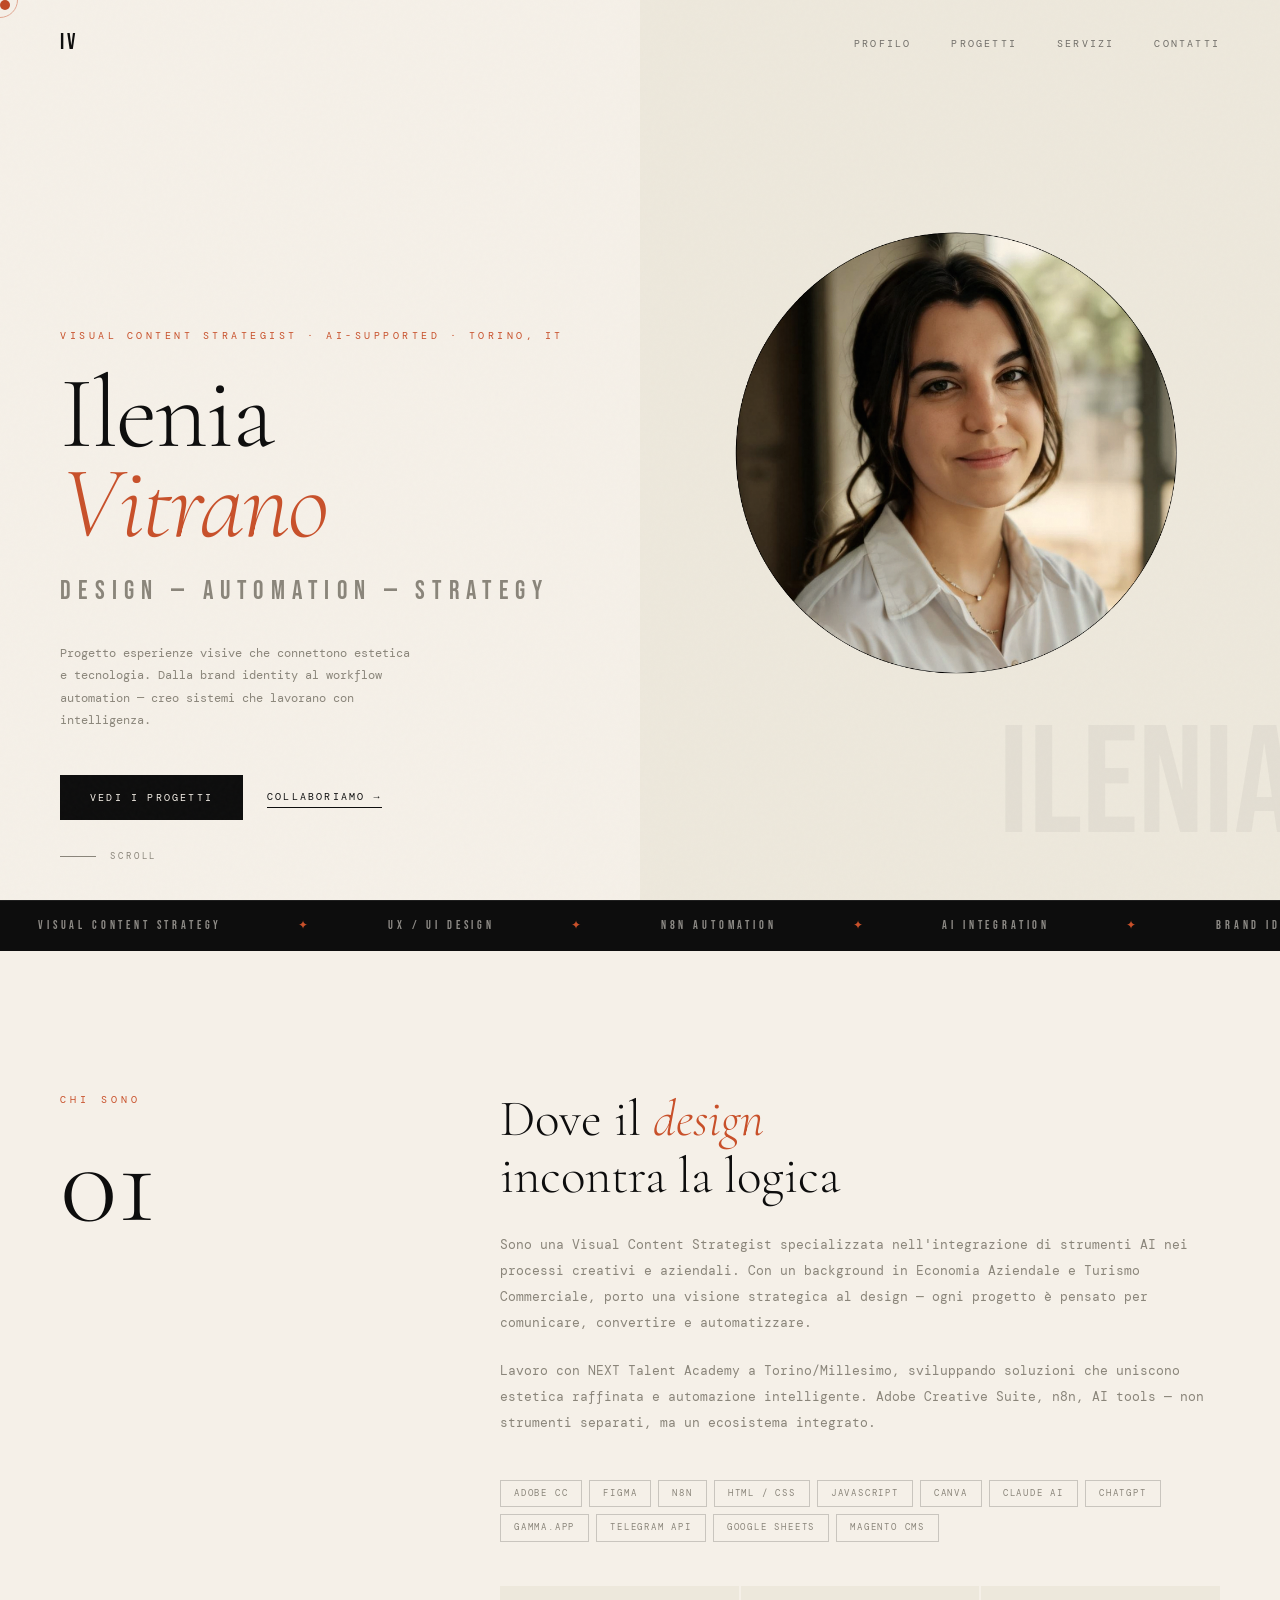
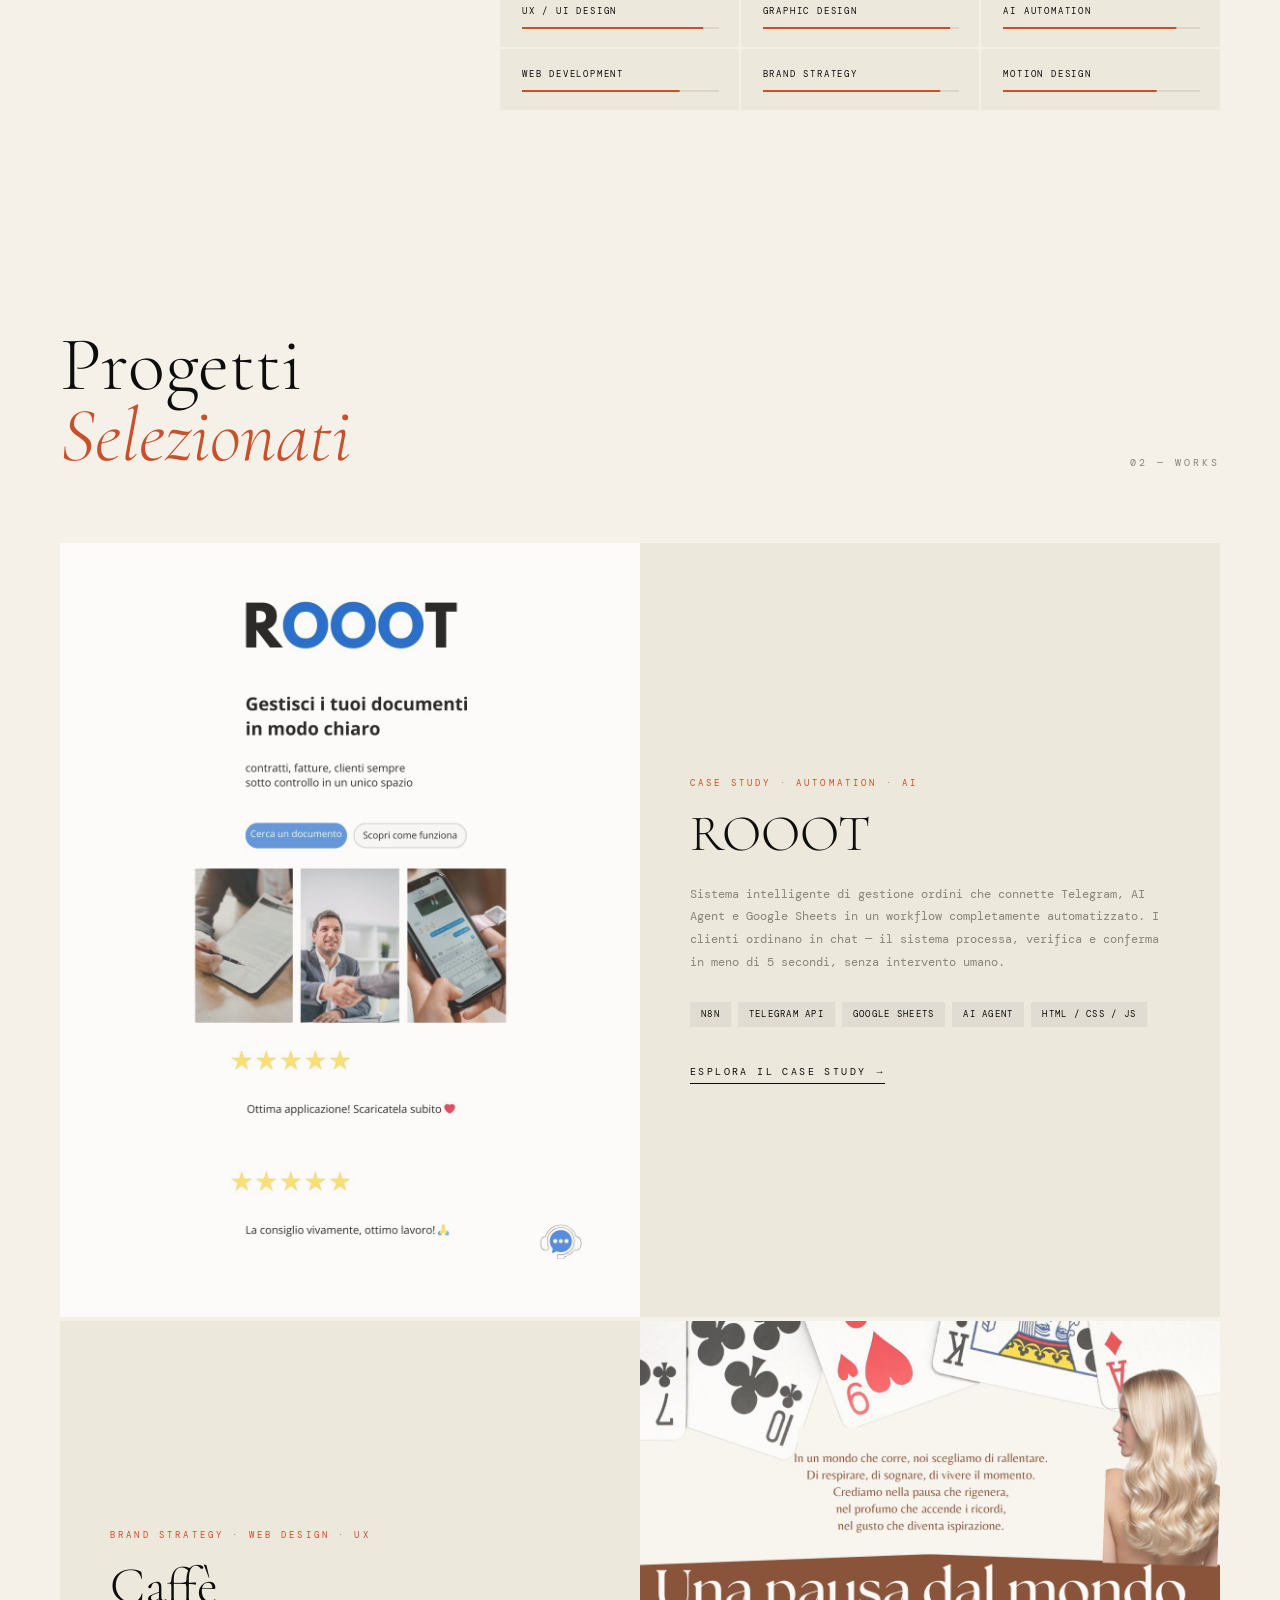
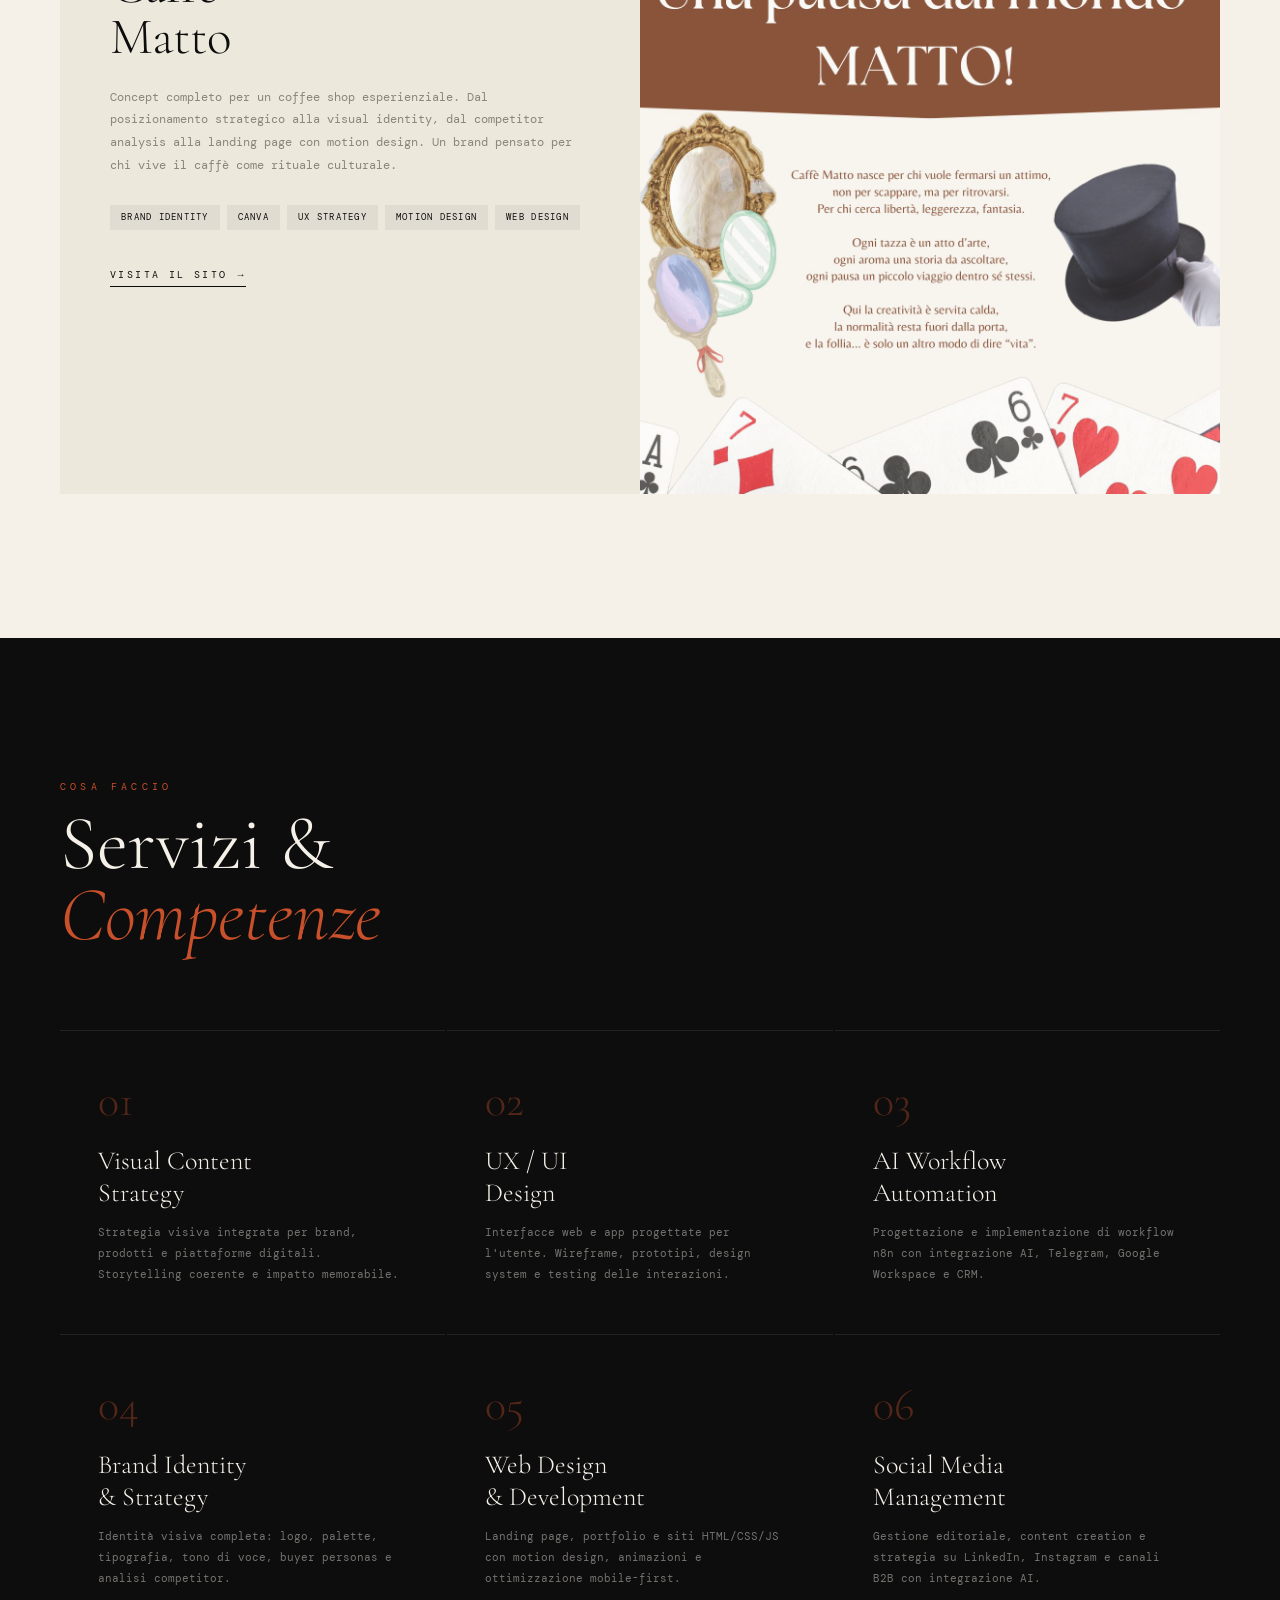
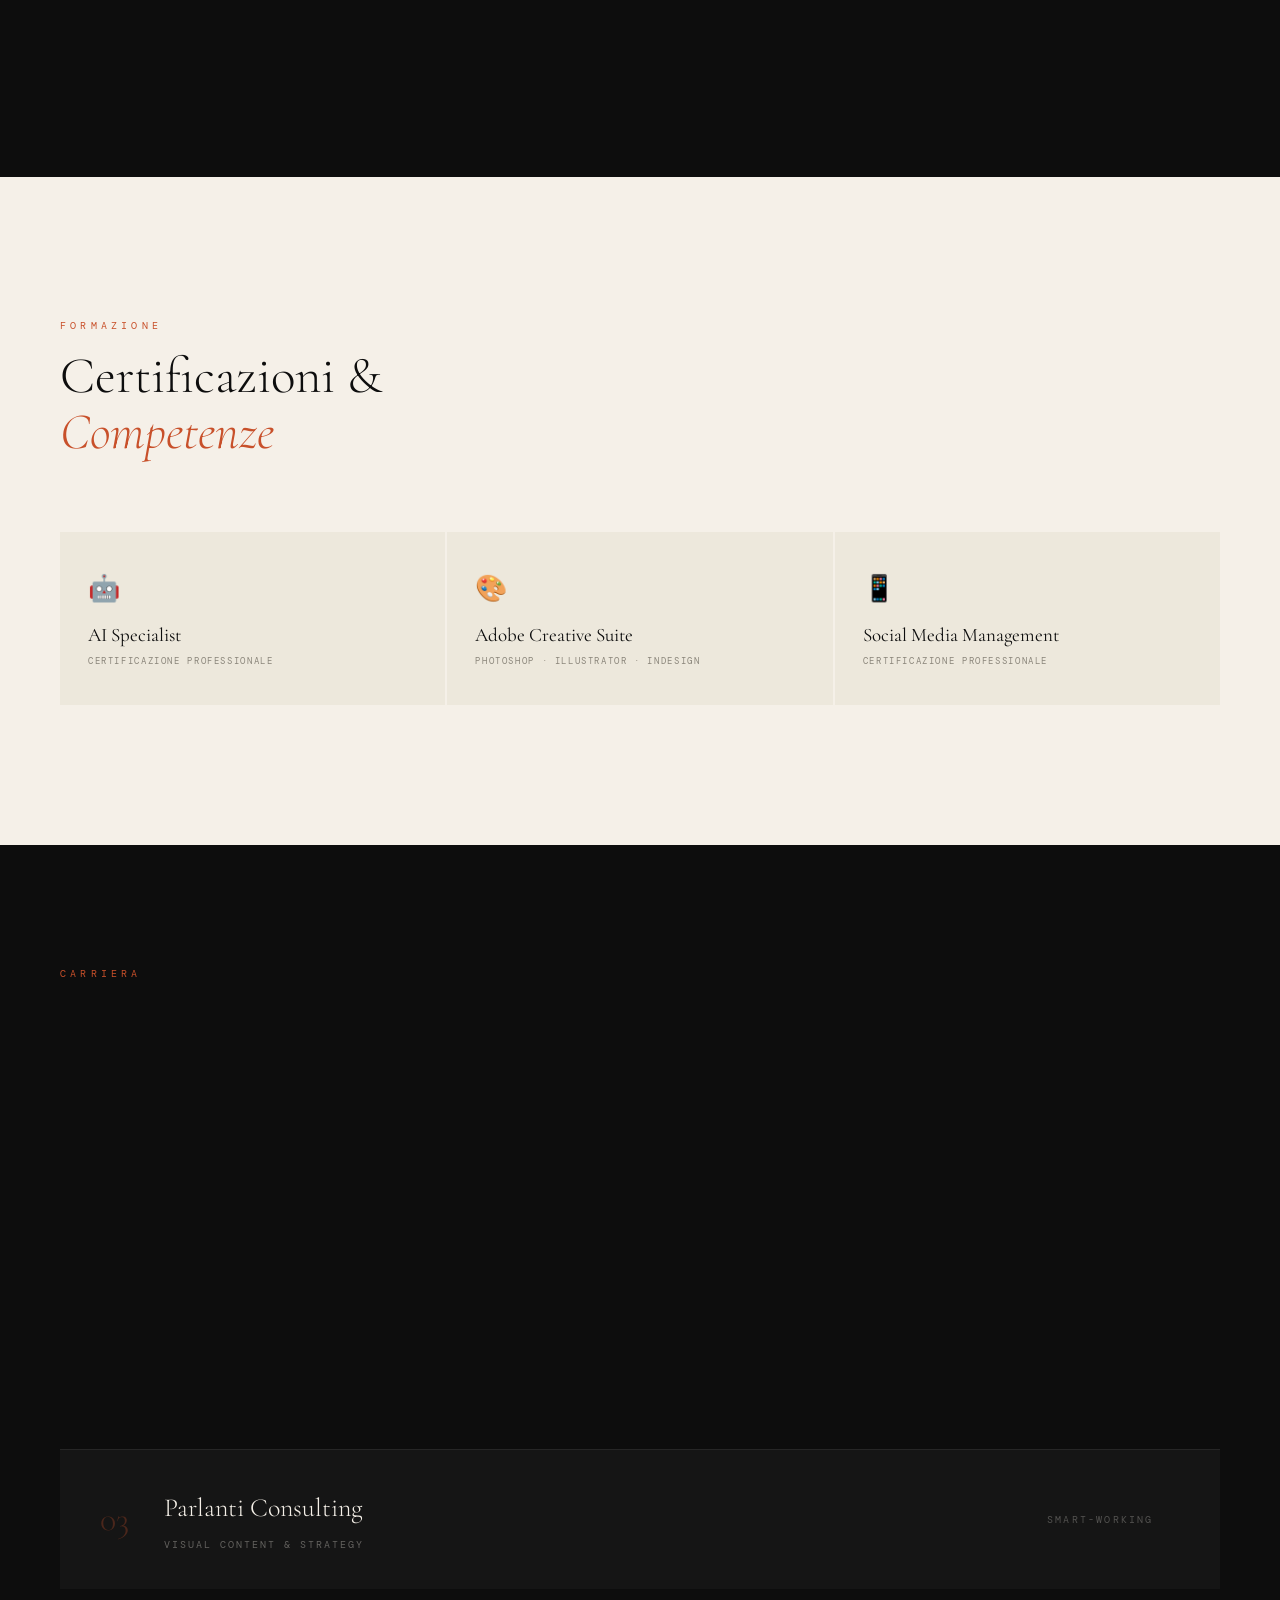
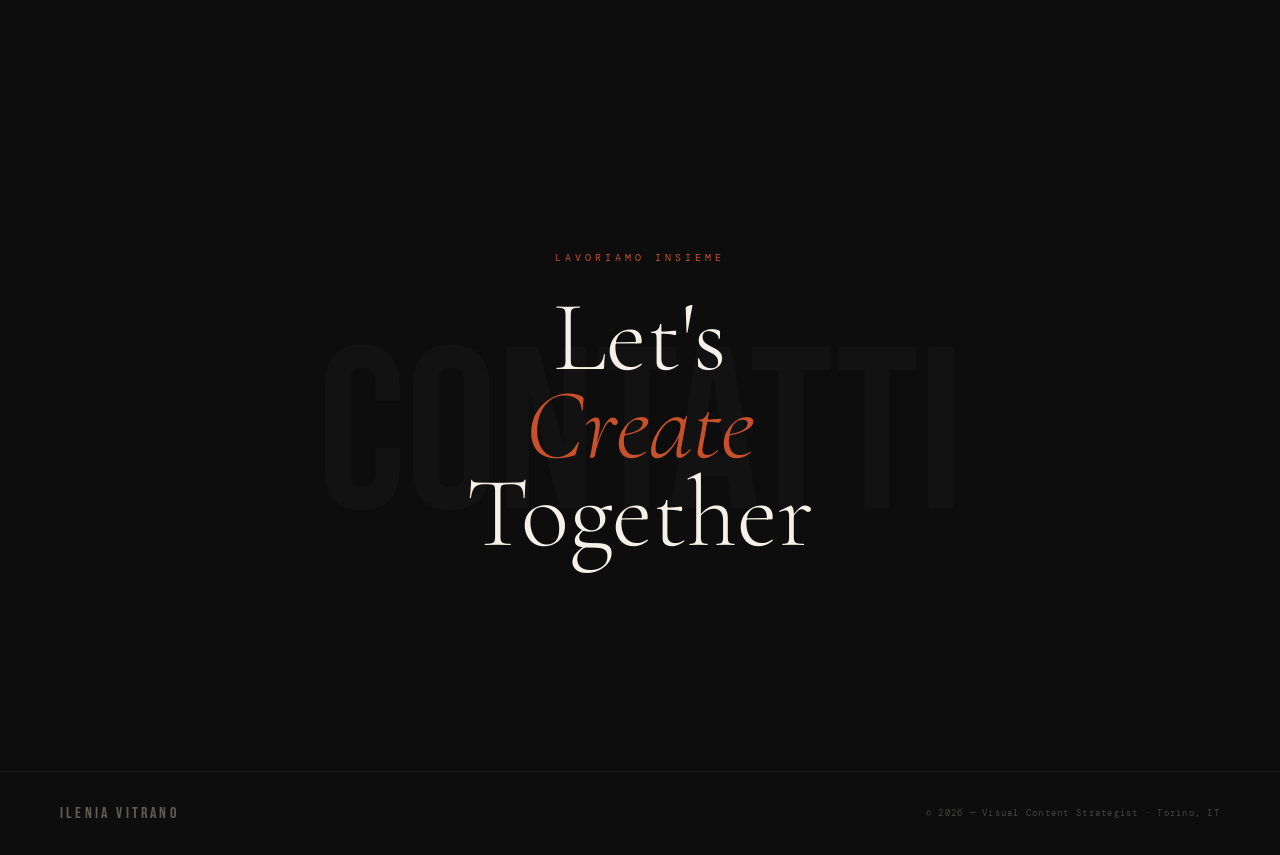
<file: index.html>
<!DOCTYPE html>
<html lang="it">
<head>
  <meta charset="UTF-8" />
  <meta name="viewport" content="width=device-width, initial-scale=1.0"/>
  <meta name="description" content="Ilenia Vitrano — Visual Content Strategist AI-Supported. Design, Automation, Brand Strategy. Torino, IT.">
  <meta property="og:title" content="Ilenia Vitrano — Visual Content Strategist">
  <meta property="og:description" content="Progetto esperienze visive che connettono estetica e tecnologia.">
  <meta property="og:image" content="assets/images/hero/hero-ilenia.jpg">
  <title>Ilenia Vitrano — Visual Content Strategist</title>

  <link rel="icon" type="image/svg+xml" href="assets/icons/favicon.svg">
  <link rel="preconnect" href="https://fonts.googleapis.com">
  <link href="https://fonts.googleapis.com/css2?family=Cormorant+Garamond:ital,wght@0,300;0,400;0,600;1,300;1,400&family=DM+Mono:wght@300;400;500&family=Bebas+Neue&display=swap" rel="stylesheet">
  <link rel="stylesheet" href="css/style.css">
  <link rel="stylesheet" href="css/animations.css">
</head>
<body>

  <div class="cursor" id="cursor"></div>
  <div class="cursor-ring" id="cursorRing"></div>

  <!-- NAV -->
  <nav id="navbar">
    <a href="#" class="nav-logo">IV</a>
    <ul class="nav-links">
      <li><a href="#about">Profilo</a></li>
      <li><a href="#projects">Progetti</a></li>
      <li><a href="#services">Servizi</a></li>
      <li><a href="#contact">Contatti</a></li>
    </ul>
  </nav>

  <!-- HERO -->
  <section id="hero">
    <div class="hero-left">
      <p class="hero-eyebrow">Visual Content Strategist · AI-Supported · Torino, IT</p>
      <h1 class="hero-name">Ilenia<br><em>Vitrano</em></h1>
      <p class="hero-title">Design — Automation — Strategy</p>
      <p class="hero-desc">
        Progetto esperienze visive che connettono estetica e tecnologia.
        Dalla brand identity al workflow automation — creo sistemi che lavorano con intelligenza.
      </p>
      <div class="hero-cta">
        <a href="#projects" class="btn-primary">Vedi i Progetti</a>
        <a href="#contact" class="btn-secondary">Collaboriamo →</a>
      </div>
      <div class="hero-scroll-hint">
        <span class="scroll-line"></span>
        scroll
      </div>
    </div>

    <div class="hero-right">
      <div class="hero-image-wrap">
        <img src="assets/images/hero/hero-ilenia.jpg" alt="Ilenia Vitrano">
      </div>
      <div class="hero-overlay-text">ILENIA</div>
    </div>
  </section>

  <!-- MARQUEE -->
  <div class="marquee-wrap">
    <div class="marquee-track">
      <span class="marquee-item">Visual Content Strategy</span>
      <span class="marquee-item marquee-dot">✦</span>
      <span class="marquee-item">UX / UI Design</span>
      <span class="marquee-item marquee-dot">✦</span>
      <span class="marquee-item">n8n Automation</span>
      <span class="marquee-item marquee-dot">✦</span>
      <span class="marquee-item">AI Integration</span>
      <span class="marquee-item marquee-dot">✦</span>
      <span class="marquee-item">Brand Identity</span>
      <span class="marquee-item marquee-dot">✦</span>
      <span class="marquee-item">Motion Design</span>
      <span class="marquee-item marquee-dot">✦</span>
      <span class="marquee-item">Web Development</span>
      <span class="marquee-item marquee-dot">✦</span>
      <span class="marquee-item">Visual Content Strategy</span>
      <span class="marquee-item marquee-dot">✦</span>
      <span class="marquee-item">UX / UI Design</span>
      <span class="marquee-item marquee-dot">✦</span>
      <span class="marquee-item">n8n Automation</span>
      <span class="marquee-item marquee-dot">✦</span>
      <span class="marquee-item">AI Integration</span>
      <span class="marquee-item marquee-dot">✦</span>
      <span class="marquee-item">Brand Identity</span>
      <span class="marquee-item marquee-dot">✦</span>
      <span class="marquee-item">Motion Design</span>
      <span class="marquee-item marquee-dot">✦</span>
      <span class="marquee-item">Web Development</span>
      <span class="marquee-item marquee-dot">✦</span>
    </div>
  </div>

  <!-- ABOUT -->
  <section id="about">
    <div>
      <p class="section-label">Chi sono</p>
      <div class="section-number reveal">01</div>
    </div>
    <div>
      <h2 class="about-heading reveal">
        Dove il <em>design</em><br>incontra la logica
      </h2>
      <p class="about-bio reveal">
        Sono una Visual Content Strategist specializzata nell'integrazione di strumenti AI
        nei processi creativi e aziendali. Con un background in Economia Aziendale e
        Turismo Commerciale, porto una visione strategica al design — ogni progetto è
        pensato per comunicare, convertire e automatizzare.
      </p>
      <p class="about-bio reveal">
        Lavoro con NEXT Talent Academy a Torino/Millesimo, sviluppando soluzioni che
        uniscono estetica raffinata e automazione intelligente. Adobe Creative Suite,
        n8n, AI tools — non strumenti separati, ma un ecosistema integrato.
      </p>
      <div class="tools-row reveal">
        <span class="tool-tag">Adobe CC</span>
        <span class="tool-tag">Figma</span>
        <span class="tool-tag">n8n</span>
        <span class="tool-tag">HTML / CSS</span>
        <span class="tool-tag">JavaScript</span>
        <span class="tool-tag">Canva</span>
        <span class="tool-tag">Claude AI</span>
        <span class="tool-tag">ChatGPT</span>
        <span class="tool-tag">Gamma.app</span>
        <span class="tool-tag">Telegram API</span>
        <span class="tool-tag">Google Sheets</span>
        <span class="tool-tag">Magento CMS</span>
      </div>
      <div class="skills-grid reveal">
        <div class="skill-cell">
          <p class="skill-name">UX / UI Design</p>
          <div class="skill-bar-wrap"><div class="skill-bar" data-width="92"></div></div>
        </div>
        <div class="skill-cell">
          <p class="skill-name">Graphic Design</p>
          <div class="skill-bar-wrap"><div class="skill-bar" data-width="95"></div></div>
        </div>
        <div class="skill-cell">
          <p class="skill-name">AI Automation</p>
          <div class="skill-bar-wrap"><div class="skill-bar" data-width="88"></div></div>
        </div>
        <div class="skill-cell">
          <p class="skill-name">Web Development</p>
          <div class="skill-bar-wrap"><div class="skill-bar" data-width="80"></div></div>
        </div>
        <div class="skill-cell">
          <p class="skill-name">Brand Strategy</p>
          <div class="skill-bar-wrap"><div class="skill-bar" data-width="90"></div></div>
        </div>
        <div class="skill-cell">
          <p class="skill-name">Motion Design</p>
          <div class="skill-bar-wrap"><div class="skill-bar" data-width="78"></div></div>
        </div>
      </div>
    </div>
  </section>

  <!-- PROJECTS -->
  <section id="projects">
    <div class="projects-header reveal">
      <h2 class="projects-heading">Progetti<br><em>Selezionati</em></h2>
      <p class="project-count">02 — Works</p>
    </div>

    <!-- ROOOT -->
    <div class="project-card reveal">
      <div class="project-visual">
        <img src="assets/images/projects/rooot-preview.jpg" alt="ROOOT — Sistema di Gestione Ordini">
      </div>
      <div class="project-info">
        <p class="project-tag">Case Study · Automation · AI</p>
        <h3 class="project-title">ROOOT</h3>
        <p class="project-desc">
          Sistema intelligente di gestione ordini che connette Telegram,
          AI Agent e Google Sheets in un workflow completamente automatizzato.
          I clienti ordinano in chat — il sistema processa, verifica e conferma
          in meno di 5 secondi, senza intervento umano.
        </p>
        <div class="project-meta">
          <span class="meta-chip">n8n</span>
          <span class="meta-chip">Telegram API</span>
          <span class="meta-chip">Google Sheets</span>
          <span class="meta-chip">AI Agent</span>
          <span class="meta-chip">HTML / CSS / JS</span>
        </div>
        <a href="https://nimlok878-byte.github.io/case-study-ROOOT/" target="_blank" class="project-link">
          Esplora il Case Study <span class="arrow">→</span>
        </a>
      </div>
    </div>

    <!-- CAFFÈ MATTO -->
    <div class="project-card reverse reveal" style="margin-top:4px">
      <div class="project-visual">
        <img src="assets/images/projects/caffe-matto-preview.jpg" alt="Caffè Matto — Brand Strategy">
      </div>
      <div class="project-info">
        <p class="project-tag">Brand Strategy · Web Design · UX</p>
        <h3 class="project-title">Caffè<br>Matto</h3>
        <p class="project-desc">
          Concept completo per un coffee shop esperienziale. Dal posizionamento
          strategico alla visual identity, dal competitor analysis alla landing page
          con motion design. Un brand pensato per chi vive il caffè come rituale culturale.
        </p>
        <div class="project-meta">
          <span class="meta-chip">Brand Identity</span>
          <span class="meta-chip">Canva</span>
          <span class="meta-chip">UX Strategy</span>
          <span class="meta-chip">Motion Design</span>
          <span class="meta-chip">Web Design</span>
        </div>
        <a href="https://canva.link/caffe-matto230294" target="_blank" class="project-link">
          Visita il Sito <span class="arrow">→</span>
        </a>
      </div>
    </div>
  </section>

  <!-- SERVICES -->
  <section id="services">
    <div class="services-inner">
      <p class="section-label" style="color:var(--rust)">Cosa faccio</p>
      <h2 class="projects-heading reveal" style="color:var(--paper)">Servizi &amp;<br><em>Competenze</em></h2>
      <div class="services-grid">
        <div class="service-item reveal">
          <div class="service-num">01</div>
          <h3 class="service-name">Visual Content<br>Strategy</h3>
          <p class="service-desc">Strategia visiva integrata per brand, prodotti e piattaforme digitali. Storytelling coerente e impatto memorabile.</p>
        </div>
        <div class="service-item reveal">
          <div class="service-num">02</div>
          <h3 class="service-name">UX / UI<br>Design</h3>
          <p class="service-desc">Interfacce web e app progettate per l'utente. Wireframe, prototipi, design system e testing delle interazioni.</p>
        </div>
        <div class="service-item reveal">
          <div class="service-num">03</div>
          <h3 class="service-name">AI Workflow<br>Automation</h3>
          <p class="service-desc">Progettazione e implementazione di workflow n8n con integrazione AI, Telegram, Google Workspace e CRM.</p>
        </div>
        <div class="service-item reveal">
          <div class="service-num">04</div>
          <h3 class="service-name">Brand Identity<br>&amp; Strategy</h3>
          <p class="service-desc">Identità visiva completa: logo, palette, tipografia, tono di voce, buyer personas e analisi competitor.</p>
        </div>
        <div class="service-item reveal">
          <div class="service-num">05</div>
          <h3 class="service-name">Web Design<br>&amp; Development</h3>
          <p class="service-desc">Landing page, portfolio e siti HTML/CSS/JS con motion design, animazioni e ottimizzazione mobile-first.</p>
        </div>
        <div class="service-item reveal">
          <div class="service-num">06</div>
          <h3 class="service-name">Social Media<br>Management</h3>
          <p class="service-desc">Gestione editoriale, content creation e strategia su LinkedIn, Instagram e canali B2B con integrazione AI.</p>
        </div>
      </div>
    </div>
  </section>

  <!-- CERTIFICAZIONI -->
  <section id="certs">
    <p class="section-label">Formazione</p>
    <h2 class="about-heading reveal">Certificazioni &amp;<br><em>Competenze</em></h2>
    <div class="certs-grid">
      <div class="cert-card reveal">
        <div class="cert-icon">🤖</div>
        <h4 class="cert-name">AI Specialist</h4>
        <p class="cert-issuer">Certificazione Professionale</p>
      </div>
      <div class="cert-card reveal">
        <div class="cert-icon">🎨</div>
        <h4 class="cert-name">Adobe Creative Suite</h4>
        <p class="cert-issuer">Photoshop · Illustrator · InDesign</p>
      </div>
      <div class="cert-card reveal">
        <div class="cert-icon">📱</div>
        <h4 class="cert-name">Social Media Management</h4>
        <p class="cert-issuer">Certificazione Professionale</p>
      </div>

    </div>
  </section>

  <!-- ESPERIENZE -->
  <section id="experience">
    <div class="experience-inner">
      <p class="section-label">Carriera</p>
      <h2 class="about-heading reveal">Dove ho<br><em>lavorato</em></h2>
      <div class="experience-list">
        <a class="experience-row reveal" href="https://www.linkedin.com/school/next-talent-academy/" target="_blank">
          <div class="exp-left">
            <span class="exp-num">01</span>
            <div>
              <p class="exp-company">NEXT Talent Academy</p>
              <p class="exp-role">Visual Content Strategist (AI-Supported)</p>
            </div>
          </div>
          <p class="exp-location">Smart-working <span class="exp-arrow">↗</span></p>
        </a>
        <a class="experience-row reveal" href="https://www.instagram.com/nutrifitnessweb/" target="_blank">
          <div class="exp-left">
            <span class="exp-num">02</span>
            <div>
              <p class="exp-company">Nutrifitnessweb</p>
              <p class="exp-role">Graphic Designer · Web Content</p>
            </div>
          </div>
          <p class="exp-location">Smart-working <span class="exp-arrow">↗</span></p>
        </a>
        <a class="experience-row reveal" href="https://www.instagram.com/parlanti_consulting/" target="_blank">
          <div class="exp-left">
            <span class="exp-num">03</span>
            <div>
              <p class="exp-company">Parlanti Consulting</p>
              <p class="exp-role">Visual Content &amp; Strategy</p>
            </div>
          </div>
          <p class="exp-location">Smart-working <span class="exp-arrow">↗</span></p>
        </a>
      </div>
    </div>
  </section>

  <!-- CONTACT -->
  <section id="contact">
    <div class="contact-bg-text">CONTATTI</div>
    <div class="contact-inner">
      <p class="contact-label">Lavoriamo insieme</p>
      <h2 class="contact-heading reveal">Let's<br><em>Create</em><br>Together</h2>
      <div class="contact-links reveal">
        <a href="https://www.linkedin.com/in/ilenia-vitrano-76b368323/" target="_blank" class="contact-link">LinkedIn</a>
        <a href="mailto: nimlok878@gmail.com" class="contact-link">Email</a>
        <a href="https://nimlok878-byte.github.io/case-study-ROOOT/" target="_blank" class="contact-link">ROOOT Project</a>
        <a href= "https://canva.link/caffe-matto230294" target="_blank" class="contact-link">Caffè Matto</a>
      </div>
    </div>
  </section>

  <!-- FOOTER -->
  <footer>
    <span class="footer-name">Ilenia Vitrano</span>
    <span class="footer-copy">© 2026 — Visual Content Strategist · Torino, IT</span>
  </footer>

  <script src="js/main.js"></script>
  <script src="js/animations.js"></script>
</body>
</html>
</file>
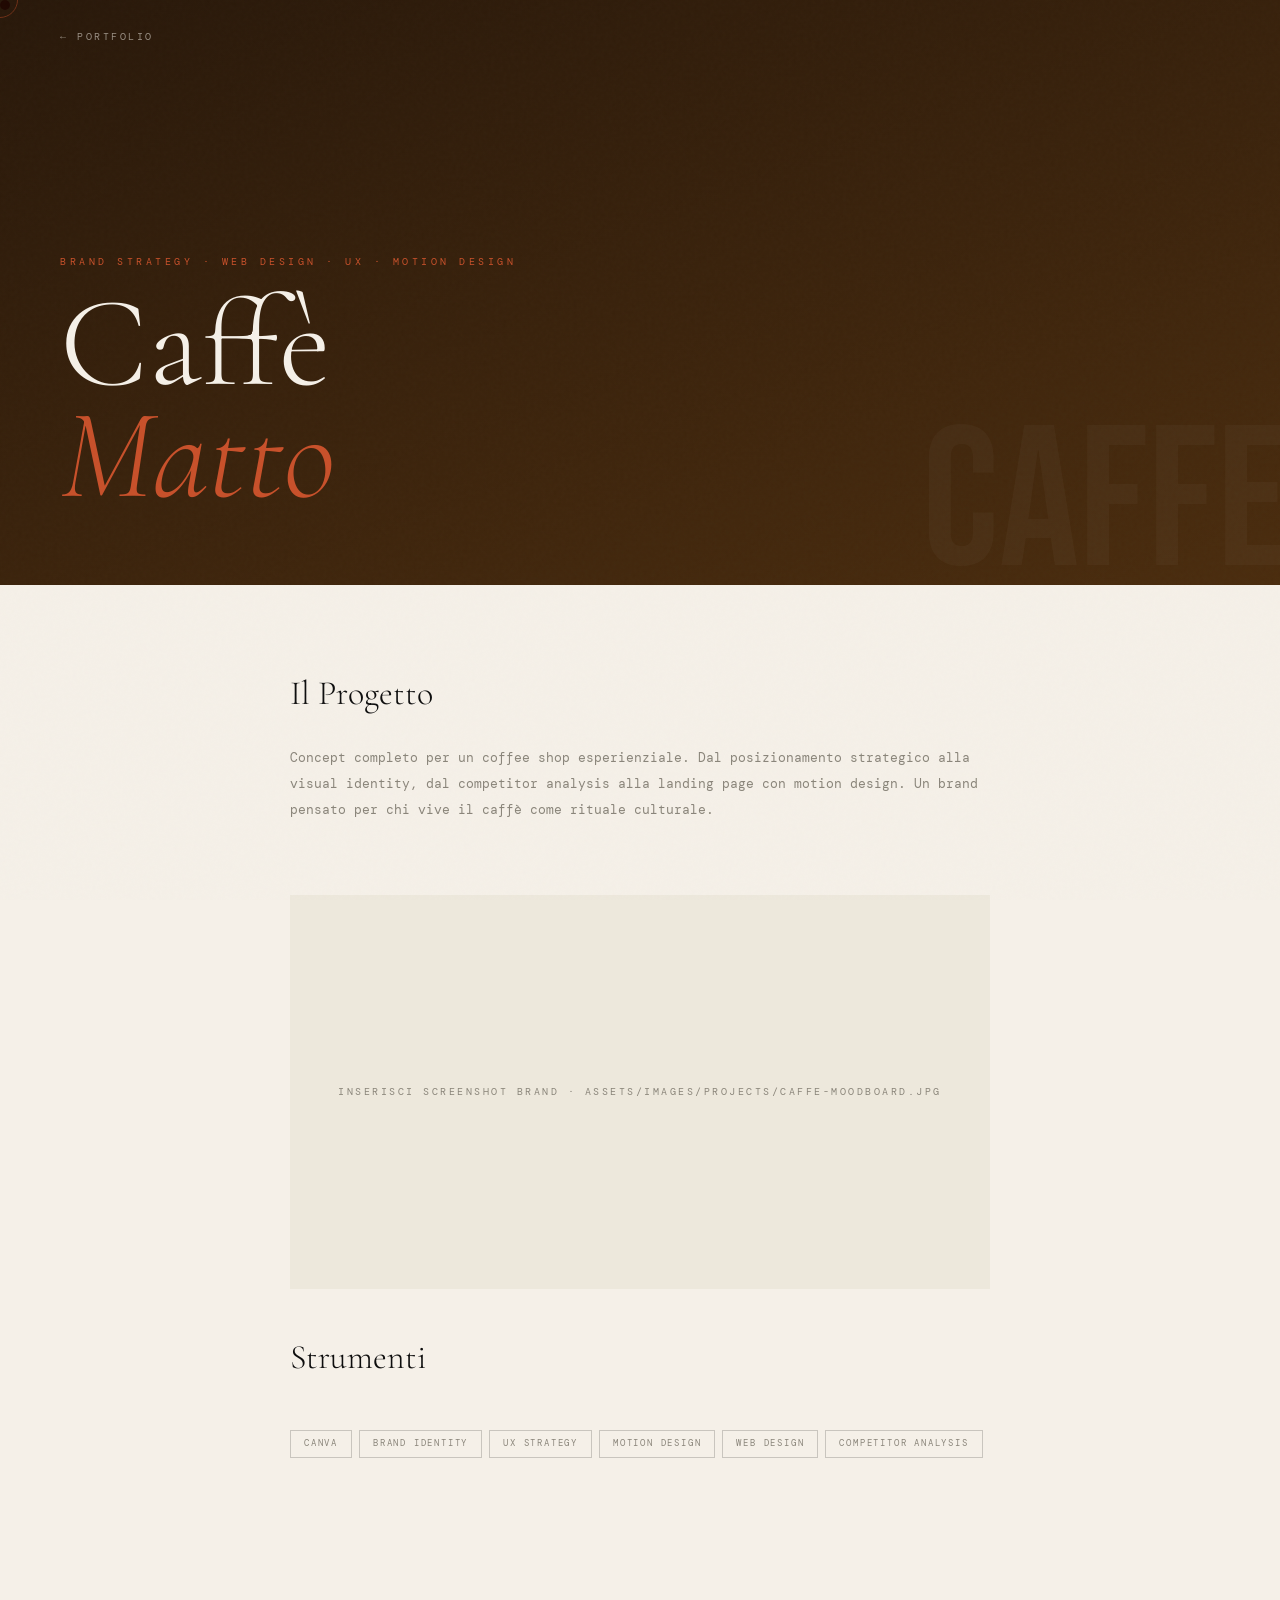
<file: projects/caffe-matto/index.html>
<!DOCTYPE html>
<html lang="it">
<head>
  <meta charset="UTF-8"/><meta name="viewport" content="width=device-width, initial-scale=1.0"/>
  <title>Caffè Matto — Case Study · Ilenia Vitrano</title>
  <link rel="icon" type="image/svg+xml" href="../../assets/icons/favicon.svg">
  <link rel="preconnect" href="https://fonts.googleapis.com">
  <link href="https://fonts.googleapis.com/css2?family=Cormorant+Garamond:ital,wght@0,300;0,400;1,300&family=DM+Mono:wght@300;400&family=Bebas+Neue&display=swap" rel="stylesheet">
  <link rel="stylesheet" href="../../css/style.css">
  <link rel="stylesheet" href="../../css/animations.css">
  <style>
    body{cursor:none}
    .cs-hero{min-height:65vh;background:linear-gradient(160deg,#28180a,#4a2c0e);display:flex;flex-direction:column;justify-content:flex-end;padding:120px 60px 72px;position:relative;overflow:hidden}
    .cs-hero::after{content:'CAFFE';position:absolute;bottom:-20px;right:-10px;font-family:'Bebas Neue',sans-serif;font-size:clamp(100px,16vw,200px);color:rgba(255,255,255,0.03);line-height:1;pointer-events:none}
    .cs-back{position:fixed;top:28px;left:60px;font-size:10px;letter-spacing:.25em;text-transform:uppercase;color:var(--paper);text-decoration:none;opacity:.55;transition:opacity .3s;z-index:50}
    .cs-back:hover{opacity:1}
    .cs-tag{font-size:10px;letter-spacing:.35em;text-transform:uppercase;color:var(--rust);margin-bottom:18px}
    .cs-title{font-family:'Cormorant Garamond',serif;font-size:clamp(60px,10vw,130px);font-weight:300;color:var(--paper);line-height:.88;opacity:0;animation:fadeUp 1s .3s forwards}
    .cs-title em{font-style:italic;color:var(--rust)}
    .cs-body{max-width:820px;margin:80px auto;padding:0 60px 120px}
    .cs-section{margin-bottom:72px}
    .cs-section h2{font-family:'Cormorant Garamond',serif;font-size:34px;font-weight:300;margin-bottom:22px}
    .cs-section p{font-size:13px;color:var(--muted);line-height:2;margin-bottom:14px}
    .cs-img-placeholder{width:100%;aspect-ratio:16/9;background:var(--cream);display:flex;align-items:center;justify-content:center;margin:40px 0;font-size:10px;letter-spacing:.25em;text-transform:uppercase;color:var(--muted)}
  </style>
</head>
<body>
  <div class="cursor" id="cursor"></div>
  <div class="cursor-ring" id="cursorRing"></div>
  <a href="../../index.html" class="cs-back">← Portfolio</a>
  <div class="cs-hero">
    <p class="cs-tag">Brand Strategy · Web Design · UX · Motion Design</p>
    <h1 class="cs-title">Caffè<br><em>Matto</em></h1>
  </div>
  <div class="cs-body">
    <div class="cs-section reveal">
      <h2>Il Progetto</h2>
      <p>Concept completo per un coffee shop esperienziale. Dal posizionamento strategico alla visual identity, dal competitor analysis alla landing page con motion design. Un brand pensato per chi vive il caffè come rituale culturale.</p>
    </div>
    <div class="cs-img-placeholder reveal">Inserisci screenshot brand · assets/images/projects/caffe-moodboard.jpg</div>
    <div class="cs-section reveal">
      <h2>Strumenti</h2>
      <div class="tools-row">
        <span class="tool-tag">Canva</span><span class="tool-tag">Brand Identity</span><span class="tool-tag">UX Strategy</span>
        <span class="tool-tag">Motion Design</span><span class="tool-tag">Web Design</span><span class="tool-tag">Competitor Analysis</span>
      </div>
    </div>
  </div>
  <script src="../../js/main.js"></script>
  <script src="../../js/animations.js"></script>
</body>
</html>
</file>
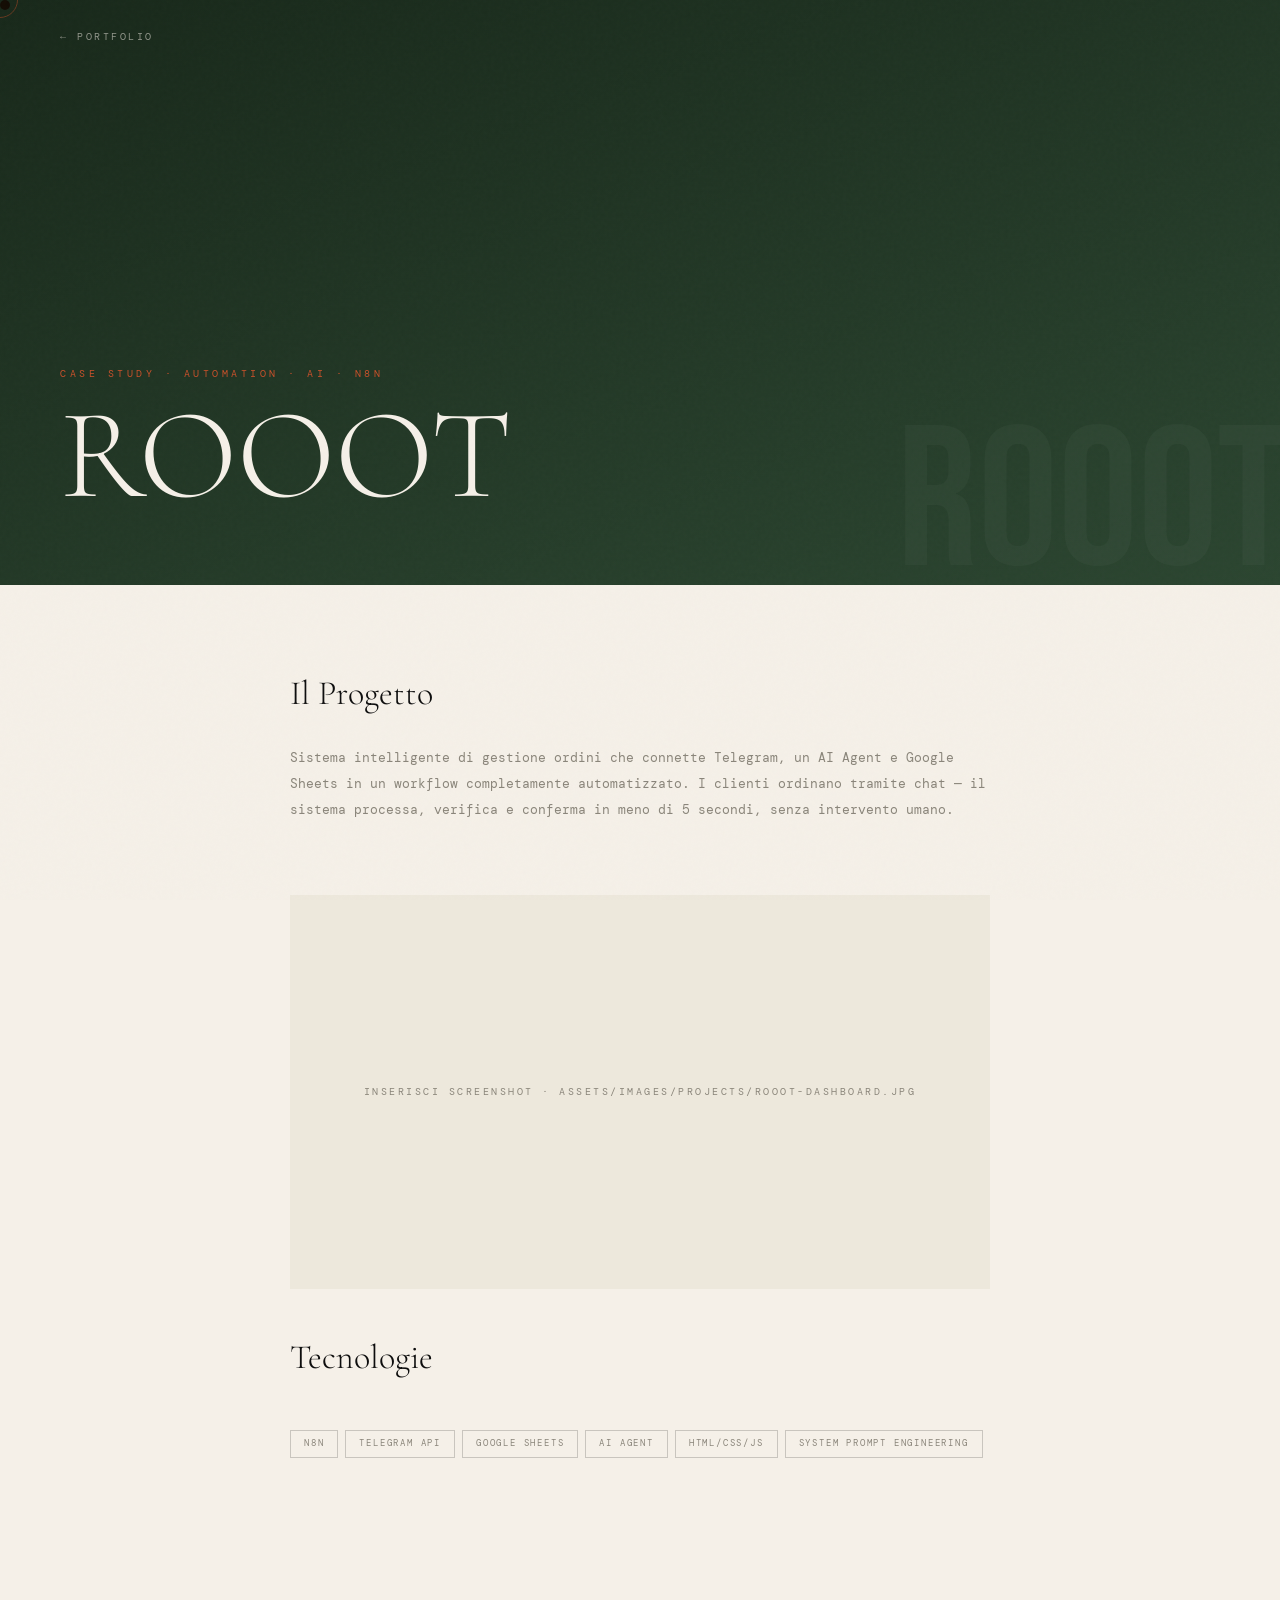
<file: projects/rooot/index.html>
<!DOCTYPE html>
<html lang="it">
<head>
  <meta charset="UTF-8"/><meta name="viewport" content="width=device-width, initial-scale=1.0"/>
  <title>ROOOT — Case Study · Ilenia Vitrano</title>
  <link rel="icon" type="image/svg+xml" href="../../assets/icons/favicon.svg">
  <link rel="preconnect" href="https://fonts.googleapis.com">
  <link href="https://fonts.googleapis.com/css2?family=Cormorant+Garamond:ital,wght@0,300;0,400;1,300&family=DM+Mono:wght@300;400&family=Bebas+Neue&display=swap" rel="stylesheet">
  <link rel="stylesheet" href="../../css/style.css">
  <link rel="stylesheet" href="../../css/animations.css">
  <style>
    body{cursor:none}
    .cs-hero{min-height:65vh;background:linear-gradient(160deg,#18281a,#2b4530);display:flex;flex-direction:column;justify-content:flex-end;padding:120px 60px 72px;position:relative;overflow:hidden}
    .cs-hero::after{content:'ROOOT';position:absolute;bottom:-20px;right:-10px;font-family:'Bebas Neue',sans-serif;font-size:clamp(100px,16vw,200px);color:rgba(255,255,255,0.03);line-height:1;pointer-events:none}
    .cs-back{position:fixed;top:28px;left:60px;font-size:10px;letter-spacing:.25em;text-transform:uppercase;color:var(--paper);text-decoration:none;opacity:.55;transition:opacity .3s;z-index:50}
    .cs-back:hover{opacity:1}
    .cs-tag{font-size:10px;letter-spacing:.35em;text-transform:uppercase;color:var(--rust);margin-bottom:18px}
    .cs-title{font-family:'Cormorant Garamond',serif;font-size:clamp(60px,10vw,130px);font-weight:300;color:var(--paper);line-height:.88;opacity:0;animation:fadeUp 1s .3s forwards}
    .cs-body{max-width:820px;margin:80px auto;padding:0 60px 120px}
    .cs-section{margin-bottom:72px}
    .cs-section h2{font-family:'Cormorant Garamond',serif;font-size:34px;font-weight:300;margin-bottom:22px}
    .cs-section p{font-size:13px;color:var(--muted);line-height:2;margin-bottom:14px}
    .cs-img-placeholder{width:100%;aspect-ratio:16/9;background:var(--cream);display:flex;align-items:center;justify-content:center;margin:40px 0;font-size:10px;letter-spacing:.25em;text-transform:uppercase;color:var(--muted)}
  </style>
</head>
<body>
  <div class="cursor" id="cursor"></div>
  <div class="cursor-ring" id="cursorRing"></div>
  <a href="../../index.html" class="cs-back">← Portfolio</a>
  <div class="cs-hero">
    <p class="cs-tag">Case Study · Automation · AI · n8n</p>
    <h1 class="cs-title">ROOOT</h1>
  </div>
  <div class="cs-body">
    <div class="cs-section reveal">
      <h2>Il Progetto</h2>
      <p>Sistema intelligente di gestione ordini che connette Telegram, un AI Agent e Google Sheets in un workflow completamente automatizzato. I clienti ordinano tramite chat — il sistema processa, verifica e conferma in meno di 5 secondi, senza intervento umano.</p>
    </div>
    <div class="cs-img-placeholder reveal">Inserisci screenshot · assets/images/projects/rooot-dashboard.jpg</div>
    <div class="cs-section reveal">
      <h2>Tecnologie</h2>
      <div class="tools-row">
        <span class="tool-tag">n8n</span><span class="tool-tag">Telegram API</span><span class="tool-tag">Google Sheets</span>
        <span class="tool-tag">AI Agent</span><span class="tool-tag">HTML/CSS/JS</span><span class="tool-tag">System Prompt Engineering</span>
      </div>
    </div>
  </div>
  <script src="../../js/main.js"></script>
  <script src="../../js/animations.js"></script>
</body>
</html>
</file>
<file: css/style.css>
/* ═══════════════════════════════════════════════════
   ILENIA VITRANO — style.css
   Visual Content Strategist · Torino, IT · 2026
   ═══════════════════════════════════════════════════ */

:root {
  --ink:    #0d0d0d;
  --paper:  #f5f0e8;
  --cream:  #ede8dc;
  --rust:   #c8502a;
  --sage:   #7a8c6e;
  --gold:   #c9a84c;
  --muted:  #8a857a;
  --white:  #fdfaf5;
}

*, *::before, *::after { box-sizing: border-box; margin: 0; padding: 0; }
html { scroll-behavior: smooth; }

body {
  background: var(--paper);
  color: var(--ink);
  font-family: 'DM Mono', monospace;
  font-size: 13px;
  line-height: 1.7;
  overflow-x: hidden;
  cursor: none;
}

body::before {
  content: '';
  position: fixed; inset: 0;
  background-image: url("data:image/svg+xml,%3Csvg viewBox='0 0 256 256' xmlns='http://www.w3.org/2000/svg'%3E%3Cfilter id='n'%3E%3CfeTurbulence type='fractalNoise' baseFrequency='0.9' numOctaves='4' stitchTiles='stitch'/%3E%3C/filter%3E%3Crect width='100%25' height='100%25' filter='url(%23n)' opacity='0.04'/%3E%3C/svg%3E");
  pointer-events: none;
  z-index: 9990;
  opacity: 0.55;
}

.cursor {
  width: 10px; height: 10px;
  background: var(--rust);
  border-radius: 50%;
  position: fixed; top: 0; left: 0;
  pointer-events: none;
  z-index: 9999;
  mix-blend-mode: multiply;
  will-change: transform;
}
.cursor-ring {
  width: 36px; height: 36px;
  border: 1px solid var(--rust);
  border-radius: 50%;
  position: fixed; top: 0; left: 0;
  pointer-events: none;
  z-index: 9998;
  opacity: 0.45;
  will-change: transform;
  transition: opacity 0.3s;
}

#navbar {
  position: fixed; top: 0; left: 0; right: 0;
  z-index: 200;
  padding: 24px 60px;
  display: flex; align-items: center; justify-content: space-between;
  mix-blend-mode: multiply;
  transition: background 0.5s ease, box-shadow 0.5s ease, backdrop-filter 0.5s ease;
}
#navbar.scrolled {
  mix-blend-mode: normal;
  background: rgba(245, 240, 232, 0.9);
  backdrop-filter: blur(14px);
  -webkit-backdrop-filter: blur(14px);
  box-shadow: 0 1px 0 rgba(0,0,0,0.07);
}
.nav-logo {
  font-family: 'Bebas Neue', sans-serif;
  font-size: 22px;
  letter-spacing: 0.15em;
  color: var(--ink);
  text-decoration: none;
}
.nav-links { display: flex; gap: 40px; list-style: none; }
.nav-links a {
  font-family: 'DM Mono', monospace;
  font-size: 10px;
  letter-spacing: 0.22em;
  text-transform: uppercase;
  color: var(--ink);
  text-decoration: none;
  opacity: 0.55;
  transition: opacity 0.3s;
}
.nav-links a:hover { opacity: 1; }

#hero {
  min-height: 100vh;
  display: grid;
  grid-template-columns: 1fr 1fr;
  overflow: hidden;
}
.hero-left {
  padding: 160px 60px 80px;
  display: flex; flex-direction: column; justify-content: flex-end;
  position: relative;
}
.hero-eyebrow {
  font-size: 10px;
  letter-spacing: 0.35em;
  text-transform: uppercase;
  color: var(--rust);
  margin-bottom: 24px;
  opacity: 0;
  animation: fadeUp 0.9s 0.3s cubic-bezier(0.16,1,0.3,1) forwards;
}
.hero-name {
  font-family: 'Cormorant Garamond', serif;
  font-size: clamp(64px, 8vw, 112px);
  font-weight: 300;
  line-height: 0.88;
  letter-spacing: -0.02em;
  opacity: 0;
  animation: fadeUp 0.9s 0.5s cubic-bezier(0.16,1,0.3,1) forwards;
}
.hero-name em { font-style: italic; color: var(--rust); }
.hero-title {
  font-family: 'Bebas Neue', sans-serif;
  font-size: clamp(15px, 2.2vw, 26px);
  letter-spacing: 0.28em;
  color: var(--muted);
  margin-top: 22px;
  opacity: 0;
  animation: fadeUp 0.9s 0.7s cubic-bezier(0.16,1,0.3,1) forwards;
}
.hero-desc {
  max-width: 360px;
  margin-top: 28px;
  font-size: 12px;
  color: var(--muted);
  line-height: 1.85;
  opacity: 0;
  animation: fadeUp 0.9s 0.9s cubic-bezier(0.16,1,0.3,1) forwards;
}
.hero-cta {
  display: flex; gap: 24px; align-items: center;
  margin-top: 44px;
  opacity: 0;
  animation: fadeUp 0.9s 1.1s cubic-bezier(0.16,1,0.3,1) forwards;
}
.btn-primary {
  background: var(--ink);
  color: var(--paper);
  padding: 14px 30px;
  font-family: 'DM Mono', monospace;
  font-size: 10px;
  letter-spacing: 0.22em;
  text-transform: uppercase;
  border: none;
  text-decoration: none;
  display: inline-block;
  transition: background 0.3s, transform 0.25s;
}
.btn-primary:hover { background: var(--rust); transform: translateY(-2px); }
.btn-secondary {
  font-size: 10px;
  letter-spacing: 0.22em;
  text-transform: uppercase;
  color: var(--ink);
  text-decoration: none;
  border-bottom: 1px solid currentColor;
  padding-bottom: 2px;
  transition: color 0.3s;
}
.btn-secondary:hover { color: var(--rust); }

.hero-right {
  position: relative;
  overflow: hidden;
  background: var(--cream);
}
.hero-image-wrap {
  position: absolute; inset: 0;
  opacity: 0;
  animation: fadeIn 1.6s 0.8s forwards;
}
.hero-image-wrap img {
  width: 100%; height: 100%;
  object-fit: cover;
  filter: sepia(18%) contrast(1.06);
}
.hero-placeholder { display: none; }
.hero-overlay-text {
  position: absolute;
  bottom: 36px; right: -16px;
  font-family: 'Bebas Neue', sans-serif;
  font-size: clamp(80px, 12vw, 160px);
  color: var(--ink);
  opacity: 0.04;
  line-height: 1;
  pointer-events: none;
  white-space: nowrap;
  user-select: none;
}
.hero-scroll-hint {
  position: absolute;
  bottom: 36px; left: 60px;
  font-size: 9px;
  letter-spacing: 0.32em;
  text-transform: uppercase;
  color: var(--muted);
  display: flex; align-items: center; gap: 14px;
  opacity: 0;
  animation: fadeUp 0.9s 1.6s forwards;
}
.scroll-line {
  width: 36px; height: 1px;
  background: var(--muted);
  transform-origin: left;
  transform: scaleX(0);
  animation: expandLine 1.4s 2.2s forwards;
}

.marquee-wrap {
  overflow: hidden;
  background: var(--ink);
  padding: 15px 0;
  border-top: 1px solid rgba(255,255,255,0.08);
}
.marquee-track {
  display: flex;
  white-space: nowrap;
  animation: marquee 22s linear infinite;
  user-select: none;
}
.marquee-track:hover { animation-play-state: paused; }
.marquee-item {
  font-family: 'Bebas Neue', sans-serif;
  font-size: 12px;
  letter-spacing: 0.32em;
  color: var(--paper);
  padding: 0 38px;
  opacity: 0.55;
}
.marquee-dot { color: var(--rust); opacity: 1 !important; }

.section-label {
  font-size: 10px;
  letter-spacing: 0.42em;
  text-transform: uppercase;
  color: var(--rust);
  margin-bottom: 14px;
}
.section-number {
  font-family: 'Cormorant Garamond', serif;
  font-size: 120px;
  font-weight: 300;
  color: var(--ink);
  opacity: 0.05;
  line-height: 1;
  margin-bottom: -20px;
}
.about-heading {
  font-family: 'Cormorant Garamond', serif;
  font-size: clamp(34px, 4vw, 54px);
  font-weight: 300;
  line-height: 1.1;
  margin-bottom: 28px;
}
.about-heading em { font-style: italic; color: var(--rust); }

#about {
  padding: 140px 60px;
  display: grid;
  grid-template-columns: 1fr 2fr;
  gap: 80px;
  max-width: 1400px;
  margin: 0 auto;
}
.about-bio {
  font-size: 13px;
  color: var(--muted);
  line-height: 2;
  margin-bottom: 22px;
}
.tools-row {
  margin-top: 44px;
  display: flex; flex-wrap: wrap; gap: 7px;
}
.tool-tag {
  font-size: 9px;
  letter-spacing: 0.2em;
  text-transform: uppercase;
  padding: 5px 13px;
  border: 1px solid rgba(0,0,0,0.18);
  color: var(--muted);
  transition: border-color 0.3s, color 0.3s, transform 0.2s;
}
.tool-tag:hover { border-color: var(--rust); color: var(--rust); transform: translateY(-2px); }
.skills-grid {
  display: grid;
  grid-template-columns: repeat(3, 1fr);
  gap: 2px;
  margin-top: 44px;
}
.skill-cell {
  background: var(--cream);
  padding: 18px 20px;
  border-left: 2px solid transparent;
  transition: border-color 0.3s, background 0.3s;
}
.skill-cell:hover { border-color: var(--rust); background: var(--white); }
.skill-name {
  font-size: 9px;
  letter-spacing: 0.2em;
  text-transform: uppercase;
  color: var(--ink);
  margin-bottom: 8px;
}
.skill-bar-wrap { height: 2px; background: rgba(0,0,0,0.08); }
.skill-bar {
  height: 100%;
  background: var(--rust);
  transform-origin: left;
  transform: scaleX(0);
  transition: transform 1.1s cubic-bezier(0.16,1,0.3,1);
}

#projects {
  padding: 80px 60px 140px;
  max-width: 1400px;
  margin: 0 auto;
}
.projects-header {
  display: flex; align-items: flex-end; justify-content: space-between;
  margin-bottom: 72px;
}
.projects-heading {
  font-family: 'Cormorant Garamond', serif;
  font-size: clamp(46px, 6vw, 80px);
  font-weight: 300;
  line-height: 0.92;
}
.projects-heading em { font-style: italic; color: var(--rust); }
.project-count {
  font-size: 10px;
  letter-spacing: 0.3em;
  text-transform: uppercase;
  color: var(--muted);
}
.project-card {
  display: grid;
  grid-template-columns: 1fr 1fr;
  margin-bottom: 4px;
  background: var(--cream);
  overflow: hidden;
  transition: transform 0.45s cubic-bezier(0.16,1,0.3,1);
}
.project-card:hover { transform: translateY(-5px); }
.project-card.reverse { direction: rtl; }
.project-card.reverse > * { direction: ltr; }
.project-visual {
  position: relative;
  overflow: hidden;
  min-height: 440px;
  display: flex;
}
.project-visual img {
  width: 100%; height: 100%;
  object-fit: cover;
  opacity: 0.82;
  transition: transform 0.65s ease, opacity 0.4s;
}
.project-card:hover .project-visual img { transform: scale(1.05); opacity: 1; }
.proj-placeholder { display: none; }
.proj-rooot { display: none; }
.proj-caffe { display: none; }
.project-info {
  padding: 58px 50px;
  display: flex; flex-direction: column; justify-content: center;
}
.project-tag {
  font-size: 9px;
  letter-spacing: 0.35em;
  text-transform: uppercase;
  color: var(--rust);
  margin-bottom: 18px;
}
.project-title {
  font-family: 'Cormorant Garamond', serif;
  font-size: clamp(32px, 4vw, 52px);
  font-weight: 300;
  line-height: 1;
  margin-bottom: 22px;
}
.project-desc {
  font-size: 12px;
  color: var(--muted);
  line-height: 1.9;
  margin-bottom: 28px;
}
.project-meta { display: flex; flex-wrap: wrap; gap: 7px; margin-bottom: 36px; }
.meta-chip {
  font-size: 9px;
  letter-spacing: 0.14em;
  text-transform: uppercase;
  padding: 5px 11px;
  background: rgba(0,0,0,0.05);
  color: var(--ink);
}
.project-link {
  display: inline-flex; align-items: center; gap: 10px;
  font-size: 10px;
  letter-spacing: 0.24em;
  text-transform: uppercase;
  color: var(--ink);
  text-decoration: none;
  border-bottom: 1px solid currentColor;
  padding-bottom: 3px;
  transition: color 0.3s;
  width: fit-content;
}
.project-link:hover { color: var(--rust); }
.arrow { display: inline-block; transition: transform 0.3s; }
.project-link:hover .arrow { transform: translateX(5px); }

#services {
  background: var(--ink);
  color: var(--paper);
  padding: 140px 60px;
}
.services-inner { max-width: 1400px; margin: 0 auto; }
.services-grid {
  display: grid;
  grid-template-columns: repeat(3, 1fr);
  gap: 2px;
  margin-top: 80px;
}
.service-item {
  padding: 48px 38px;
  border-top: 1px solid rgba(255,255,255,0.09);
  transition: background 0.3s;
}
.service-item:hover { background: rgba(255,255,255,0.04); }
.service-num {
  font-family: 'Cormorant Garamond', serif;
  font-size: 44px;
  font-weight: 300;
  color: var(--rust);
  opacity: 0.38;
  line-height: 1;
  margin-bottom: 22px;
}
.service-name {
  font-family: 'Cormorant Garamond', serif;
  font-size: 26px;
  font-weight: 300;
  margin-bottom: 14px;
  line-height: 1.2;
}
.service-desc { font-size: 11px; color: rgba(245,240,232,0.45); line-height: 1.9; }

#certs {
  padding: 140px 60px;
  max-width: 1400px;
  margin: 0 auto;
}
.certs-grid {
  display: grid;
  grid-template-columns: repeat(3, 1fr);
  gap: 2px;
  margin-top: 72px;
}
.cert-card {
  background: var(--cream);
  padding: 34px 28px;
  border-bottom: 2px solid transparent;
  transition: border-color 0.3s, background 0.3s;
}
.cert-card:hover { border-color: var(--rust); background: var(--white); }
.cert-icon { font-size: 26px; margin-bottom: 14px; }
.cert-name {
  font-family: 'Cormorant Garamond', serif;
  font-size: 19px;
  font-weight: 400;
  margin-bottom: 7px;
  line-height: 1.2;
}
.cert-issuer { font-size: 9px; letter-spacing: 0.18em; text-transform: uppercase; color: var(--muted); }

/* ── EXPERIENCE (sezione separata su sfondo scuro) ── */
#experience {
  background: var(--ink);
  padding: 120px 60px;
}
.experience-inner { max-width: 1400px; margin: 0 auto; }
#experience .about-heading { color: var(--paper); }
#experience .section-label { color: var(--rust); }

.experience-list { display: flex; flex-direction: column; gap: 1px; margin-top: 60px; }
.experience-row {
  background: rgba(255,255,255,0.03);
  border-top: 1px solid rgba(255,255,255,0.07);
  padding: 36px 40px;
  display: flex; justify-content: space-between; align-items: center;
  cursor: default;
  transition: background 0.25s, padding-left 0.35s cubic-bezier(0.23,1,0.32,1);
}
.experience-row:hover {
  background: rgba(255,255,255,0.07);
  padding-left: 56px;
}
.exp-left { display: flex; align-items: center; gap: 28px; }
.exp-num {
  font-family: 'Cormorant Garamond', serif;
  font-size: 34px;
  font-weight: 300;
  color: var(--rust);
  opacity: 0.3;
  line-height: 1;
  min-width: 36px;
  transition: opacity 0.25s;
}
.experience-row:hover .exp-num { opacity: 0.7; }
/* la riga intera è ora un <a> */
a.experience-row {
  text-decoration: none;
  display: flex;
}
.exp-company {
  font-family: 'Cormorant Garamond', serif;
  font-size: 26px;
  font-weight: 300;
  color: var(--paper);
  transition: color 0.25s;
}
.experience-row:hover .exp-company { color: var(--rust); }
.exp-arrow {
  font-size: 12px;
  opacity: 0;
  transform: translate(-4px, 3px);
  transition: opacity 0.2s, transform 0.2s;
  color: var(--rust);
  display: inline-block;
  margin-left: 6px;
}
.experience-row:hover .exp-arrow {
  opacity: 1;
  transform: translate(0, 0);
}
.exp-role {
  font-size: 10px;
  letter-spacing: 0.2em;
  text-transform: uppercase;
  color: rgba(245,240,232,0.35);
  margin-top: 5px;
}
.exp-location {
  font-size: 10px;
  letter-spacing: 0.22em;
  text-transform: uppercase;
  color: rgba(245,240,232,0.28);
  white-space: nowrap;
}

#contact {
  background: var(--ink);
  padding: 140px 60px;
  text-align: center;
  position: relative;
  overflow: hidden;
}
.contact-bg-text {
  position: absolute;
  top: 50%; left: 50%;
  transform: translate(-50%, -50%);
  font-family: 'Bebas Neue', sans-serif;
  font-size: clamp(110px, 18vw, 260px);
  color: rgba(255,255,255,0.025);
  white-space: nowrap;
  pointer-events: none;
  user-select: none;
}
.contact-inner { position: relative; max-width: 680px; margin: 0 auto; }
.contact-label { font-size: 10px; letter-spacing: 0.4em; text-transform: uppercase; color: var(--rust); margin-bottom: 28px; }
.contact-heading {
  font-family: 'Cormorant Garamond', serif;
  font-size: clamp(52px, 8vw, 100px);
  font-weight: 300;
  color: var(--paper);
  line-height: 0.88;
  margin-bottom: 52px;
}
.contact-heading em { font-style: italic; color: var(--rust); }
.contact-links { display: flex; justify-content: center; gap: 36px; flex-wrap: wrap; }
.contact-link {
  font-size: 10px;
  letter-spacing: 0.24em;
  text-transform: uppercase;
  color: var(--paper);
  text-decoration: none;
  opacity: 0.5;
  border-bottom: 1px solid transparent;
  padding-bottom: 3px;
  transition: opacity 0.3s, border-color 0.3s;
}
.contact-link:hover { opacity: 1; border-color: var(--rust); }

footer {
  background: var(--ink);
  border-top: 1px solid rgba(255,255,255,0.06);
  padding: 28px 60px;
  display: flex; justify-content: space-between; align-items: center;
}
.footer-name { font-family: 'Bebas Neue', sans-serif; font-size: 16px; letter-spacing: 0.2em; color: var(--paper); opacity: 0.35; }
.footer-copy { font-size: 9px; letter-spacing: 0.14em; color: rgba(245,240,232,0.25); }

.reveal { opacity: 0; transform: translateY(36px); transition: opacity 0.85s ease, transform 0.85s ease; }
.reveal.visible { opacity: 1; transform: none; }

@keyframes fadeUp { from { opacity: 0; transform: translateY(28px); } to { opacity: 1; transform: none; } }
@keyframes fadeIn { from { opacity: 0; } to { opacity: 1; } }
@keyframes marquee { from { transform: translateX(0); } to { transform: translateX(-50%); } }
@keyframes expandLine { from { transform: scaleX(0); } to { transform: scaleX(1); } }
@keyframes float { 0%, 100% { transform: translateY(0); } 50% { transform: translateY(-10px); } }

.page-loader {
  position: fixed; top: 0; left: 0;
  height: 2px; width: 0%;
  background: var(--rust);
  z-index: 100000;
  animation: loadBar 1.3s cubic-bezier(0.4,0,0.2,1) forwards;
}
@keyframes loadBar { 0% { width: 0%; opacity: 1; } 85% { width: 100%; opacity: 1; } 100% { width: 100%; opacity: 0; } }

@media (max-width: 900px) {
  #navbar { padding: 18px 28px; }
  .nav-links { display: none; }
  #hero { grid-template-columns: 1fr; }
  .hero-right { display: none; }
  .hero-left { padding: 120px 28px 72px; }
  .hero-scroll-hint { left: 28px; }
  #about { grid-template-columns: 1fr; padding: 80px 28px; gap: 36px; }
  .skills-grid { grid-template-columns: 1fr 1fr; }
  #projects { padding: 60px 28px 100px; }
  .project-card { grid-template-columns: 1fr; }
  .project-card.reverse { direction: ltr; }
  .project-visual { min-height: 260px; }
  .services-grid { grid-template-columns: 1fr; }
  .certs-grid { grid-template-columns: 1fr 1fr; }
  #services, #certs, #contact { padding: 80px 28px; }
  footer { padding: 22px 28px; flex-direction: column; gap: 10px; text-align: center; }
}
@media (max-width: 480px) {
  .skills-grid, .certs-grid { grid-template-columns: 1fr; }
  .contact-links { gap: 18px; flex-direction: column; align-items: center; }
  #experience { padding: 80px 30px; }
  .experience-row { flex-direction: column; gap: 8px; align-items: flex-start; padding: 28px 24px; }
  .experience-row:hover { padding-left: 24px; }
  .exp-left { gap: 16px; }
}
</file>
<file: css/animations.css>
/* ═══════════════════════════════════════════════════
   ILENIA VITRANO — animations.css
   Glitch · Split Text · Video BG · Lottie · Underline
   ═══════════════════════════════════════════════════ */

.split-text .char {
  display: inline-block;
  opacity: 0;
  transform: translateY(18px);
  transition: opacity 0.38s ease, transform 0.38s ease;
}
.split-text.visible .char { opacity: 1; transform: none; }

.magnetic { transition: transform 0.35s cubic-bezier(0.23,1,0.32,1) !important; }

.glitch { position: relative; }
.glitch::before, .glitch::after { content: attr(data-text); position: absolute; inset: 0; opacity: 0; }
.glitch:hover::before {
  opacity: 0.75; color: var(--rust);
  clip-path: polygon(0 0, 100% 0, 100% 38%, 0 38%);
  transform: translate(-3px, 1px);
  animation: glitchA 0.28s steps(2) forwards;
}
.glitch:hover::after {
  opacity: 0.75; color: var(--sage, #7a8c6e);
  clip-path: polygon(0 62%, 100% 62%, 100% 100%, 0 100%);
  transform: translate(3px, -1px);
  animation: glitchB 0.28s steps(2) forwards;
}
@keyframes glitchA { 0% { transform: translate(-3px, 1px); } 33% { transform: translate(3px, -1px); } 66% { transform: translate(-2px, 2px); } 100% { transform: translate(0,0); } }
@keyframes glitchB { 0% { transform: translate(3px, -1px); } 33% { transform: translate(-3px, 1px); } 66% { transform: translate(2px, -2px); } 100% { transform: translate(0,0); } }

#page-transition {
  position: fixed; inset: 0;
  background: var(--ink);
  z-index: 99999;
  pointer-events: none;
  opacity: 0;
  transition: opacity 0.4s ease;
}

.underline-draw { position: relative; text-decoration: none; }
.underline-draw::after { content: ''; position: absolute; bottom: -2px; left: 0; width: 0%; height: 1px; background: var(--rust); transition: width 0.4s ease; }
.underline-draw:hover::after { width: 100%; }

/* VIDEO BG — usa class="video-bg-wrap" sul wrapper */
.video-bg-wrap { position: relative; overflow: hidden; }
.video-bg-wrap video { position: absolute; inset: 0; width: 100%; height: 100%; object-fit: cover; z-index: 0; }
.video-bg-overlay { position: absolute; inset: 0; background: rgba(13,13,13,0.58); z-index: 1; }
.video-bg-content { position: relative; z-index: 2; }

/* LOTTIE — usa class="lottie-wrap" id="my-lottie" */
.lottie-wrap { display: inline-flex; align-items: center; justify-content: center; }

.stagger > *:nth-child(1) { transition-delay: 0.00s; }
.stagger > *:nth-child(2) { transition-delay: 0.07s; }
.stagger > *:nth-child(3) { transition-delay: 0.14s; }
.stagger > *:nth-child(4) { transition-delay: 0.21s; }
.stagger > *:nth-child(5) { transition-delay: 0.28s; }
.stagger > *:nth-child(6) { transition-delay: 0.35s; }

.badge-float {
  display: inline-flex; align-items: center; gap: 8px;
  padding: 7px 15px;
  background: var(--cream);
  border: 1px solid rgba(0,0,0,0.1);
  font-size: 9px; letter-spacing: 0.2em; text-transform: uppercase; color: var(--muted);
  animation: float 4s ease-in-out infinite;
}
</file>
